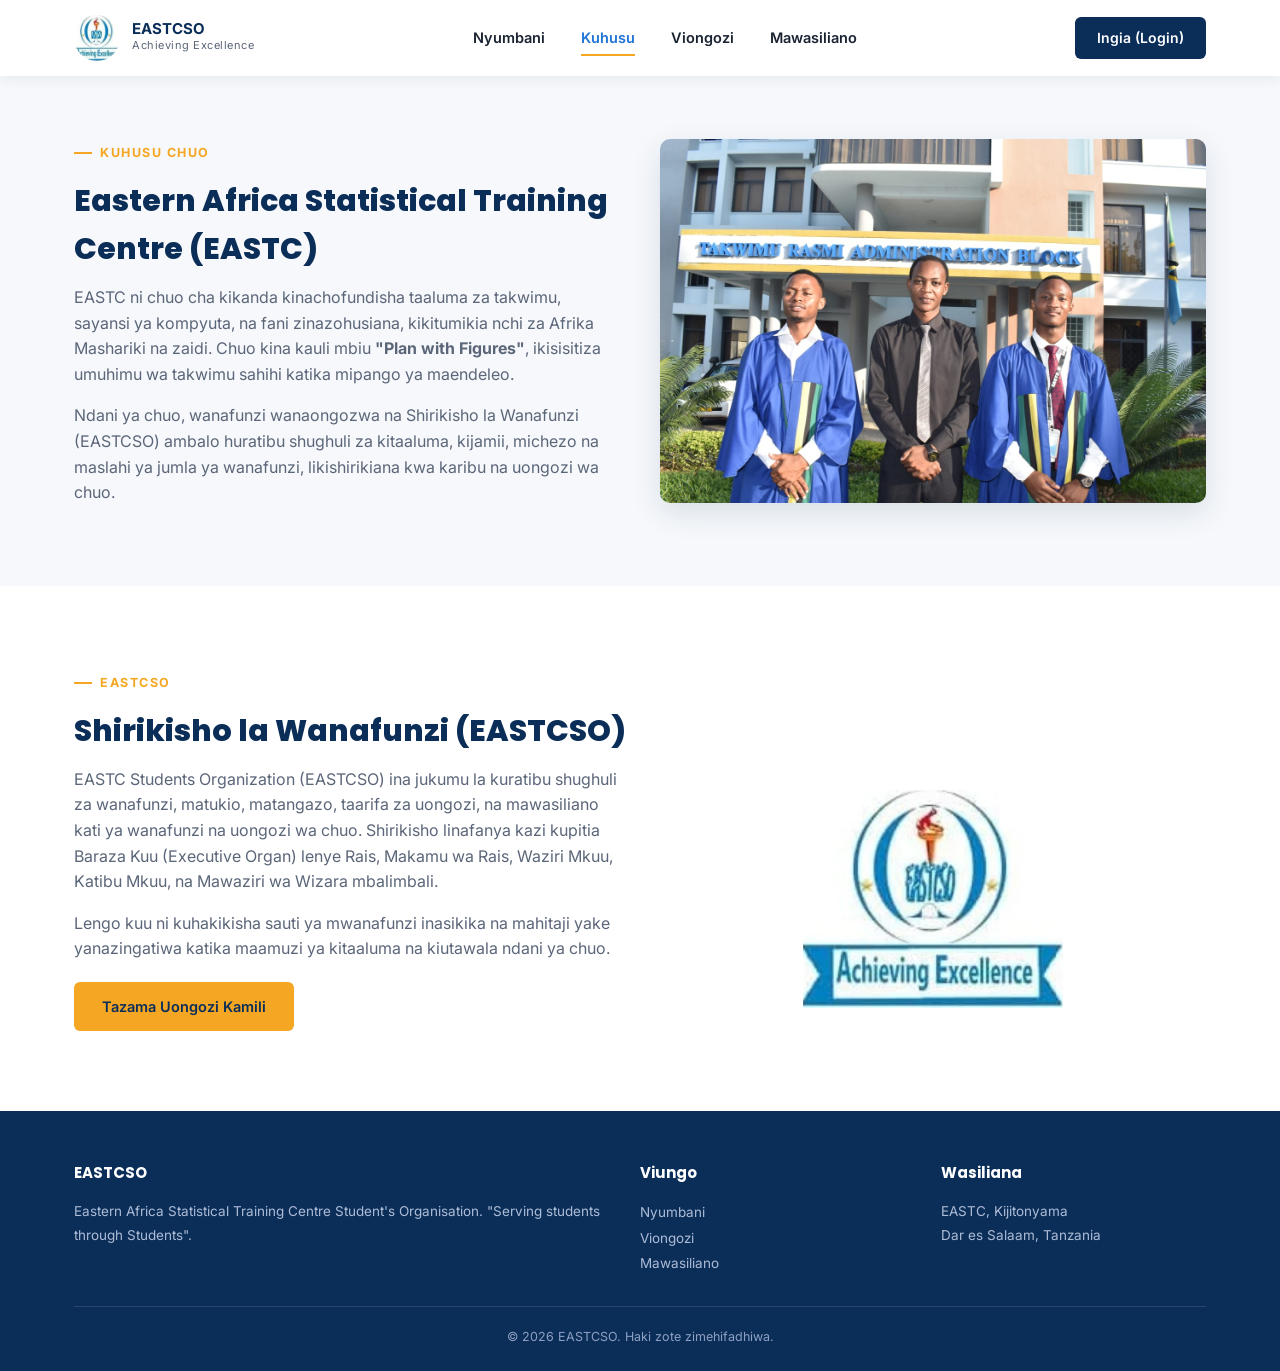
<file: about.html>
<!DOCTYPE html>
<html lang="sw">
<head>
<meta charset="UTF-8">
<meta name="viewport" content="width=device-width, initial-scale=1.0">
<title>EASTCSO | Kuhusu</title>
<link rel="stylesheet" href="style.css">
</head>
<body>

<header>
  <div class="nav-wrap">
    <div class="logo-group">
      <img src="eastcso-logo.jpg" alt="EASTC Logo">
      <div class="logo-text">
        <div class="t1">EASTCSO</div>
        <div class="t2">Achieving Excellence</div>
      </div>
    </div>

    <nav class="nav-desktop">
      <a href="index.html" target="_self">Nyumbani</a>
      <a href="about.html" class="active" target="_self">Kuhusu</a>
      <a href="leaders.html" target="_self">Viongozi</a>
      <a href="contact.html" target="_self">Mawasiliano</a>
    </nav>

    <div class="nav-right">
      <a href="login.html" class="nav-login-btn" target="_self">Ingia (Login)</a>
      <button class="hamburger" aria-label="Fungua menu">
        <span></span><span></span><span></span>
      </button>
    </div>
  </div>

  <nav class="nav-mobile">
    <a href="index.html" target="_self">Nyumbani</a>
    <a href="about.html" class="active" target="_self">Kuhusu</a>
    <a href="leaders.html" target="_self">Viongozi</a>
    <a href="contact.html" target="_self">Mawasiliano</a>
    <a href="login.html" class="nav-login-btn" target="_self">Ingia (Login)</a>
  </nav>
</header>

<section class="section" style="padding-top:60px;">
  <div class="container grid-2">
    <div>
      <div class="eyebrow">Kuhusu Chuo</div>
      <h2 class="section-title">Eastern Africa Statistical Training Centre (EASTC)</h2>
      <p style="color:var(--grey);margin-bottom:16px;">
        EASTC ni chuo cha kikanda kinachofundisha taaluma za takwimu, sayansi ya kompyuta, na fani zinazohusiana,
        kikitumikia nchi za Afrika Mashariki na zaidi. Chuo kina kauli mbiu <strong>"Plan with Figures"</strong>,
        ikisisitiza umuhimu wa takwimu sahihi katika mipango ya maendeleo.
      </p>
      <p style="color:var(--grey);">
        Ndani ya chuo, wanafunzi wanaongozwa na Shirikisho la Wanafunzi (EASTCSO) ambalo huratibu shughuli za
        kitaaluma, kijamii, michezo na maslahi ya jumla ya wanafunzi, likishirikiana kwa karibu na uongozi wa chuo.
      </p>
    </div>
    <div>
      <img src="group1.jpg" alt="Uongozi wa EASTCSO" style="border-radius:var(--radius);box-shadow:var(--shadow);">
    </div>
  </div>
</section>

<section class="section" style="background:var(--white);">
  <div class="container">
    <div class="eyebrow">EASTCSO</div>
    <h2 class="section-title">Shirikisho la Wanafunzi (EASTCSO)</h2>
    <div class="grid-2">
      <div>
        <p style="color:var(--grey);margin-bottom:16px;">
          EASTC Students Organization (EASTCSO) ina jukumu la kuratibu shughuli za wanafunzi, matukio, matangazo,
          taarifa za uongozi, na mawasiliano kati ya wanafunzi na uongozi wa chuo. Shirikisho linafanya kazi kupitia
          Baraza Kuu (Executive Organ) lenye Rais, Makamu wa Rais, Waziri Mkuu, Katibu Mkuu, na Mawaziri wa Wizara
          mbalimbali.
        </p>
        <p style="color:var(--grey);">
          Lengo kuu ni kuhakikisha sauti ya mwanafunzi inasikika na mahitaji yake yanazingatiwa katika maamuzi
          ya kitaaluma na kiutawala ndani ya chuo.
        </p>
        <a href="leaders.html" class="btn btn-primary" style="margin-top:20px;" target="_self">Tazama Uongozi Kamili</a>
      </div>
      <div>
        <img src="eastcso-logo.jpg" alt="EASTCSO Logo" style="max-width:260px;margin:0 auto;">
      </div>
    </div>
  </div>
</section>

<footer>
  <div class="container">
    <div class="footer-grid">
      <div>
        <h4>EASTCSO</h4>
        <p>Eastern Africa Statistical Training Centre Student's Organisation. "Serving students through Students".</p>
      </div>
      <div>
        <h4>Viungo</h4>
        <a href="index.html" target="_self">Nyumbani</a><br>
        <a href="leaders.html" target="_self">Viongozi</a><br>
        <a href="contact.html" target="_self">Mawasiliano</a>
      </div>
      <div>
        <h4>Wasiliana</h4>
        <p>EASTC, Kijitonyama<br>Dar es Salaam, Tanzania</p>
      </div>
    </div>
    <div class="footer-bottom">&copy; 2026 EASTCSO. Haki zote zimehifadhiwa.</div>
  </div>
</footer>

<script src="main.js"></script>
</body>
</html>
</file>
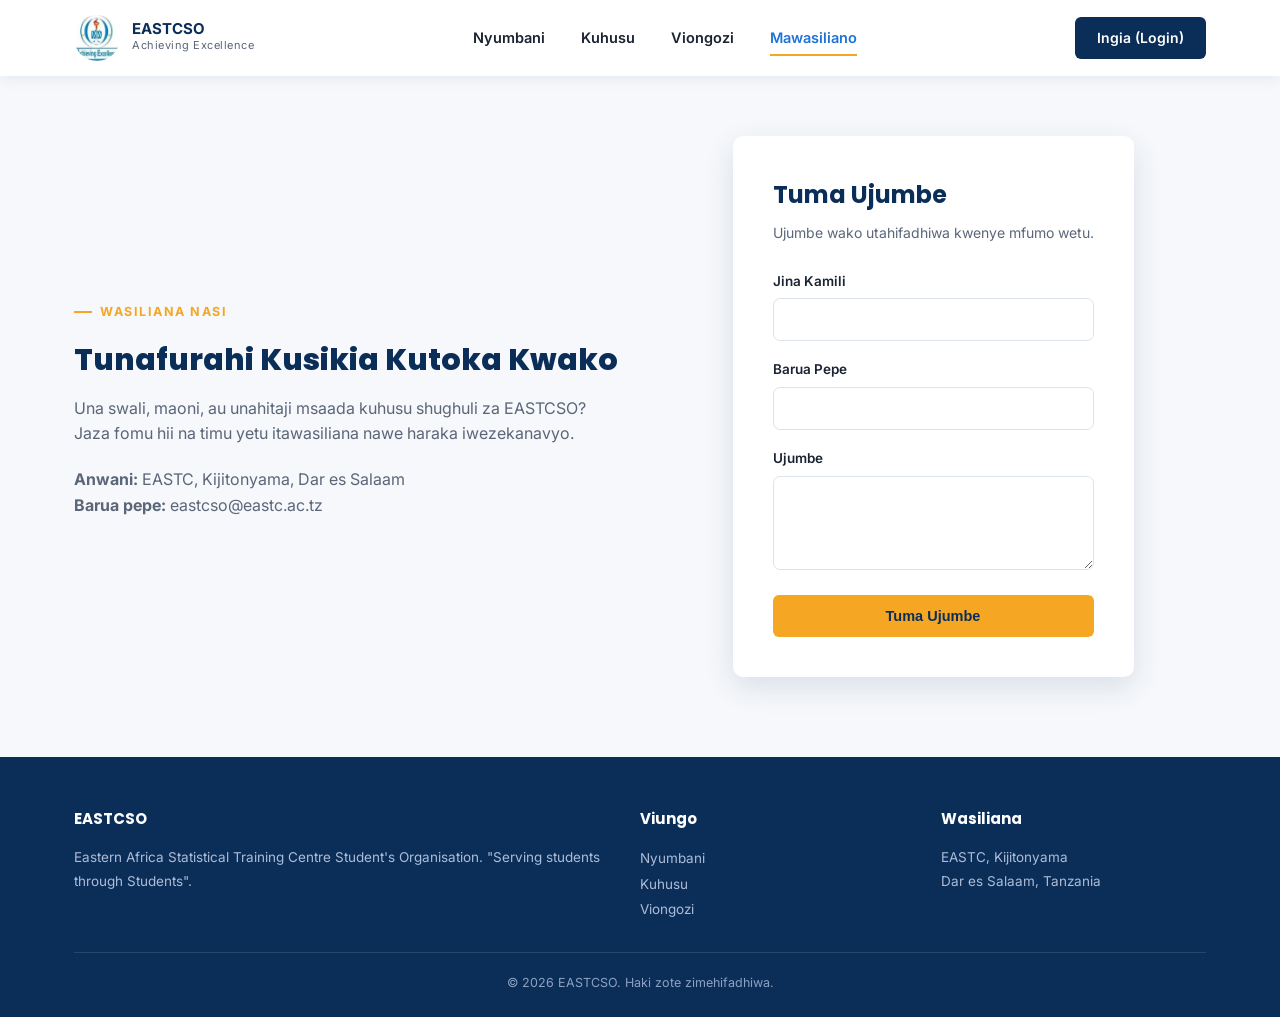
<file: contact.html>
<!DOCTYPE html>
<html lang="sw">
<head>
<meta charset="UTF-8">
<meta name="viewport" content="width=device-width, initial-scale=1.0">
<title>EASTCSO | Mawasiliano</title>
<link rel="stylesheet" href="style.css">
</head>
<body>

<header>
  <div class="nav-wrap">
    <div class="logo-group">
      <img src="eastcso-logo.jpg" alt="EASTC Logo">
      <div class="logo-text">
        <div class="t1">EASTCSO</div>
        <div class="t2">Achieving Excellence</div>
      </div>
    </div>

    <nav class="nav-desktop">
      <a href="index.html" target="_self">Nyumbani</a>
      <a href="about.html" target="_self">Kuhusu</a>
      <a href="leaders.html" target="_self">Viongozi</a>
      <a href="contact.html" class="active" target="_self">Mawasiliano</a>
    </nav>

    <div class="nav-right">
      <a href="login.html" class="nav-login-btn" target="_self">Ingia (Login)</a>
      <button class="hamburger" aria-label="Fungua menu">
        <span></span><span></span><span></span>
      </button>
    </div>
  </div>

  <nav class="nav-mobile">
    <a href="index.html" target="_self">Nyumbani</a>
    <a href="about.html" target="_self">Kuhusu</a>
    <a href="leaders.html" target="_self">Viongozi</a>
    <a href="contact.html" class="active" target="_self">Mawasiliano</a>
    <a href="login.html" class="nav-login-btn" target="_self">Ingia (Login)</a>
  </nav>
</header>

<section class="section" style="padding-top:60px;">
  <div class="container grid-2">
    <div>
      <div class="eyebrow">Wasiliana Nasi</div>
      <h2 class="section-title">Tunafurahi Kusikia Kutoka Kwako</h2>
      <p style="color:var(--grey);margin-bottom:20px;">
        Una swali, maoni, au unahitaji msaada kuhusu shughuli za EASTCSO? Jaza fomu hii na timu yetu itawasiliana
        nawe haraka iwezekanavyo.
      </p>
      <p style="color:var(--grey);"><strong>Anwani:</strong> EASTC, Kijitonyama, Dar es Salaam</p>
      <p style="color:var(--grey);"><strong>Barua pepe:</strong> eastcso@eastc.ac.tz</p>
    </div>

    <div class="form-card">
      <h2>Tuma Ujumbe</h2>
      <p class="lead">Ujumbe wako utahifadhiwa kwenye mfumo wetu.</p>
      <div id="contact-msg" class="form-msg"></div>
      <form id="contact-form">
        <div class="field">
          <label for="full_name">Jina Kamili</label>
          <input type="text" id="full_name" name="full_name" required>
        </div>
        <div class="field">
          <label for="email">Barua Pepe</label>
          <input type="email" id="email" name="email" required>
        </div>
        <div class="field">
          <label for="message">Ujumbe</label>
          <textarea id="message" name="message" rows="4" required></textarea>
        </div>
        <button type="submit" class="btn btn-primary full-btn">Tuma Ujumbe</button>
      </form>
    </div>
  </div>
</section>

<footer>
  <div class="container">
    <div class="footer-grid">
      <div>
        <h4>EASTCSO</h4>
        <p>Eastern Africa Statistical Training Centre Student's Organisation. "Serving students through Students".</p>
      </div>
      <div>
        <h4>Viungo</h4>
        <a href="index.html" target="_self">Nyumbani</a><br>
        <a href="about.html" target="_self">Kuhusu</a><br>
        <a href="leaders.html" target="_self">Viongozi</a>
      </div>
      <div>
        <h4>Wasiliana</h4>
        <p>EASTC, Kijitonyama<br>Dar es Salaam, Tanzania</p>
      </div>
    </div>
    <div class="footer-bottom">&copy; 2026 EASTCSO. Haki zote zimehifadhiwa.</div>
  </div>
</footer>

<script src="main.js"></script>
</body>
</html>
</file>
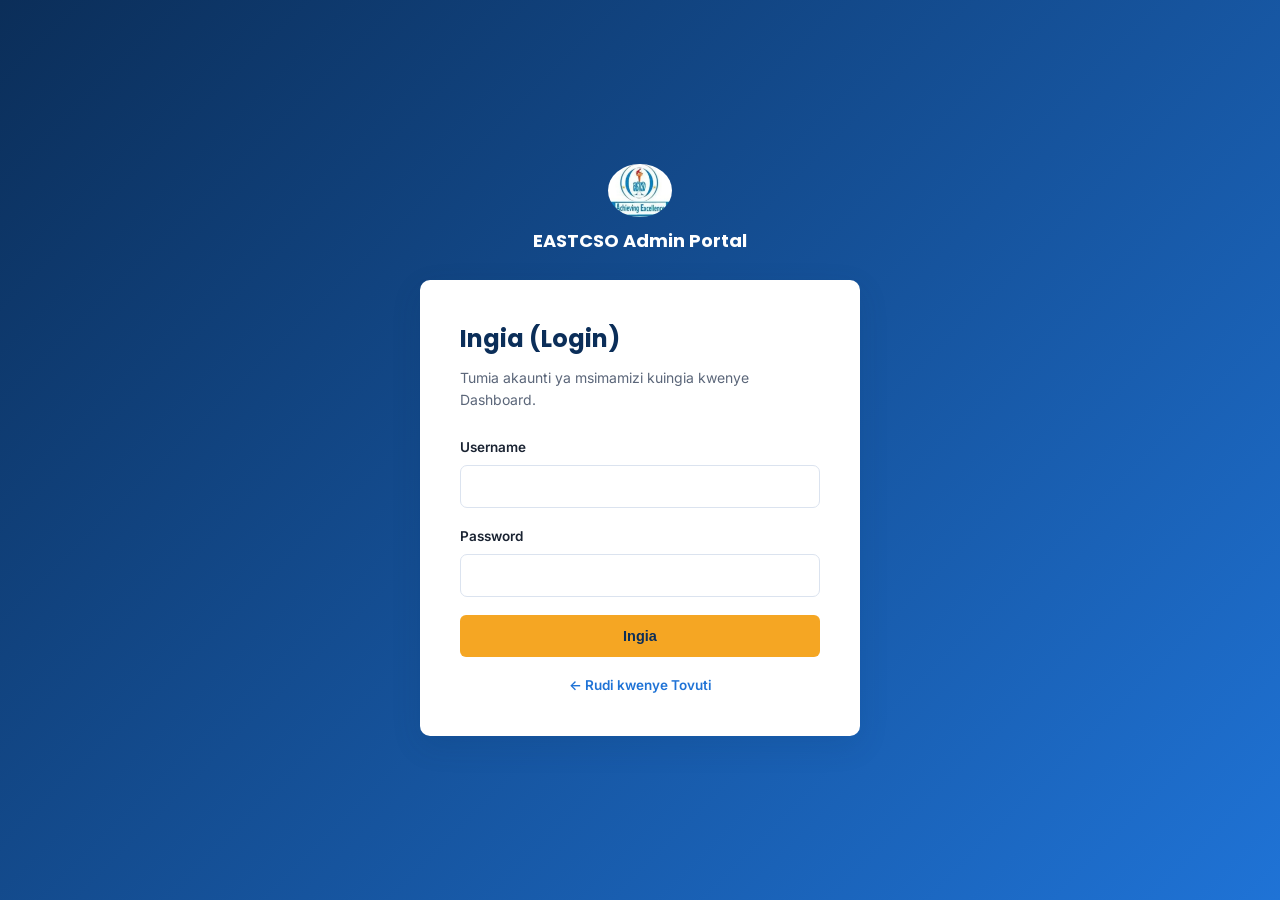
<file: login.html>
<!DOCTYPE html>
<html lang="sw">
<head>
<meta charset="UTF-8">
<meta name="viewport" content="width=device-width, initial-scale=1.0">
<title>EASTCSO | Ingia</title>
<link rel="stylesheet" href="style.css">
<style>
  .login-page{
    min-height:100vh;display:flex;align-items:center;justify-content:center;
    background:linear-gradient(135deg,var(--blue-deep),var(--blue-bright));
    padding:24px;
  }
  .login-brand{text-align:center;margin-bottom:24px;}
  .login-brand img{width:64px;margin:0 auto 10px;border-radius:50%;}
  .login-brand h3{color:var(--white);font-size:18px;}
  .back-link{display:block;text-align:center;margin-top:18px;color:var(--blue-bright);font-size:13.5px;font-weight:600;}
</style>
</head>
<body>

<div class="login-page">
  <div>
    <div class="login-brand">
      <img src="eastcso-logo.jpg" alt="EASTCSO">
      <h3>EASTCSO Admin Portal</h3>
    </div>

    <div class="form-card">
      <h2>Ingia (Login)</h2>
      <p class="lead">Tumia akaunti ya msimamizi kuingia kwenye Dashboard.</p>
      <div id="login-msg" class="form-msg"></div>
      <form id="login-form">
        <div class="field">
          <label for="username">Username</label>
          <input type="text" id="username" name="username" required>
        </div>
        <div class="field">
          <label for="password">Password</label>
          <input type="password" id="password" name="password" required>
        </div>
        <button type="submit" class="btn btn-primary full-btn">Ingia</button>
      </form>
      <a href="index.html" class="back-link" target="_self">&larr; Rudi kwenye Tovuti</a>
    </div>
  </div>
</div>

<script src="main.js"></script>
</body>
</html>
</file>
<file: style.css>
/* =========================================================
   EASTCSO STUDENT PORTAL — MAIN STYLESHEET
   ========================================================= */
@import url('https://fonts.googleapis.com/css2?family=Poppins:wght@500;600;700;800&family=Inter:wght@400;500;600&display=swap');

:root{
  --blue-deep:#0b2e59;
  --blue:#13468f;
  --blue-bright:#1f73d6;
  --gold:#f5a623;
  --ink:#1a2332;
  --grey:#5b6679;
  --bg:#f6f8fb;
  --white:#ffffff;
  --radius:10px;
  --shadow:0 10px 30px rgba(11,46,89,0.12);
  --maxw:1180px;
}

*{margin:0;padding:0;box-sizing:border-box;}
html{scroll-behavior:smooth;}
body{
  font-family:'Inter',sans-serif;
  color:var(--ink);
  background:var(--bg);
  line-height:1.6;
}
h1,h2,h3,h4{font-family:'Poppins',sans-serif;}
a{text-decoration:none;color:inherit;}
img{max-width:100%;display:block;}
ul{list-style:none;}
.container{max-width:var(--maxw);margin:0 auto;padding:0 24px;}
.section{padding:80px 0;}
.eyebrow{
  display:inline-flex;align-items:center;gap:8px;
  font-size:12.5px;letter-spacing:1.5px;text-transform:uppercase;
  color:var(--gold);font-weight:700;margin-bottom:14px;
}
.eyebrow::before{content:'';width:18px;height:2px;background:var(--gold);}
.btn{
  display:inline-block;padding:13px 28px;border-radius:6px;
  font-weight:600;font-size:14.5px;border:none;cursor:pointer;
  transition:transform .2s ease, box-shadow .2s ease;
}
.btn-primary{background:var(--gold);color:var(--blue-deep);}
.btn-primary:hover{transform:translateY(-2px);box-shadow:0 8px 18px rgba(245,166,35,0.4);}
.btn-outline{background:transparent;border:1.5px solid var(--white);color:var(--white);}
.btn-outline:hover{background:rgba(255,255,255,0.12);}

/* ============ HEADER / DESKTOP NAV ============ */
header{
  position:sticky;top:0;left:0;width:100%;z-index:1000;
  background:var(--white);
  box-shadow:0 2px 14px rgba(11,46,89,0.08);
}
.nav-wrap{
  max-width:var(--maxw);margin:0 auto;padding:0 24px;
  height:76px;display:flex;align-items:center;justify-content:space-between;
}
.logo-group{display:flex;align-items:center;gap:12px;}
.logo-group img{height:46px;width:46px;border-radius:50%;object-fit:cover;}
.logo-text .t1{font-size:15px;font-weight:700;color:var(--blue-deep);line-height:1.1;}
.logo-text .t2{font-size:11px;color:var(--grey);letter-spacing:0.5px;}

/* Desktop nav: centered links */
.nav-desktop{
  display:flex;align-items:center;gap:36px;
}
.nav-desktop a{
  font-size:14.5px;font-weight:600;color:var(--ink);
  position:relative;padding:6px 0;
}
.nav-desktop a::after{
  content:'';position:absolute;left:0;bottom:0;width:0%;height:2px;
  background:var(--gold);transition:width .25s ease;
}
.nav-desktop a:hover::after,
.nav-desktop a.active::after{width:100%;}
.nav-desktop a.active{color:var(--blue-bright);}

.nav-right{display:flex;align-items:center;gap:16px;}
.nav-login-btn{
  background:var(--blue-deep);color:var(--white);
  padding:10px 22px;border-radius:6px;font-size:14px;font-weight:600;
}
.nav-login-btn:hover{background:var(--blue-bright);}

/* Hamburger (hidden on desktop) */
.hamburger{
  display:none;flex-direction:column;gap:5px;cursor:pointer;
  width:30px;background:none;border:none;
}
.hamburger span{width:100%;height:2.5px;background:var(--blue-deep);border-radius:2px;transition:.3s;}

/* ============ MOBILE NAV (different position than desktop) ============ */
.nav-mobile{
  display:none;
  position:fixed;top:76px;right:0;
  width:78%;max-width:320px;height:calc(100vh - 76px);
  background:var(--blue-deep);
  transform:translateX(100%);
  transition:transform .35s ease;
  z-index:999;
  padding:30px 28px;
}
.nav-mobile.open{transform:translateX(0);}
.nav-mobile a{
  display:block;color:var(--white);font-size:17px;font-weight:600;
  padding:16px 0;border-bottom:1px solid rgba(255,255,255,0.12);
}
.nav-mobile a.active{color:var(--gold);}
.nav-mobile .nav-login-btn{
  margin-top:24px;display:inline-block;text-align:center;width:100%;
}

@media (max-width:900px){
  .nav-desktop{display:none;}
  .nav-right .nav-login-btn{display:none;}
  .hamburger{display:flex;}
  .nav-mobile{display:block;}
}

/* ============ HERO CAROUSEL (home) ============ */
.hero{
  position:relative;height:560px;overflow:hidden;
}
.hero-slide{
  position:absolute;inset:0;
  opacity:0;transition:opacity 1s ease;
}
.hero-slide.active{opacity:1;}
.hero-slide img{
  width:100%;height:100%;object-fit:cover;
  filter:brightness(0.55);
}
.hero-overlay{
  position:absolute;inset:0;
  display:flex;flex-direction:column;justify-content:center;
  padding:0 60px;
  max-width:680px;
}
.hero-overlay h1{
  color:var(--white);font-size:42px;font-weight:800;line-height:1.2;margin-bottom:16px;
}
.hero-overlay p{color:#dfe7f2;font-size:16px;max-width:540px;}
.hero-dots{
  position:absolute;bottom:24px;left:60px;display:flex;gap:8px;
}
.hero-dots span{
  width:10px;height:10px;border-radius:50%;background:rgba(255,255,255,0.5);
  cursor:pointer;transition:.2s;
}
.hero-dots span.active{background:var(--gold);width:26px;border-radius:5px;}

/* ============ ABOUT SNIPPET CARD (corner text about EASTC) ============ */
.about-corner{
  position:absolute;right:50px;bottom:50px;
  background:rgba(255,255,255,0.95);
  border-left:4px solid var(--gold);
  padding:18px 22px;border-radius:8px;
  max-width:300px;box-shadow:var(--shadow);
}
.about-corner h4{font-size:13.5px;color:var(--blue-deep);margin-bottom:6px;}
.about-corner p{font-size:12.5px;color:var(--grey);line-height:1.5;}

@media (max-width:900px){
  .hero{height:460px;}
  .hero-overlay{padding:0 24px;}
  .hero-overlay h1{font-size:28px;}
  .about-corner{display:none;}
  .hero-dots{left:24px;}
}

/* ============ GENERIC GRID / CARDS ============ */
.grid-3{display:grid;grid-template-columns:repeat(3,1fr);gap:28px;}
.grid-2{display:grid;grid-template-columns:1fr 1fr;gap:40px;align-items:center;}
@media (max-width:900px){
  .grid-3{grid-template-columns:1fr;}
  .grid-2{grid-template-columns:1fr;}
}

.card{
  background:var(--white);border-radius:var(--radius);
  padding:28px;box-shadow:var(--shadow);
  transition:transform .25s ease;
}
.card:hover{transform:translateY(-6px);}
.card .icon-circle{
  width:46px;height:46px;border-radius:50%;
  background:linear-gradient(135deg,var(--blue-bright),var(--blue-deep));
  display:flex;align-items:center;justify-content:center;
  color:var(--white);font-weight:700;margin-bottom:16px;
}
.card h3{font-size:17px;margin-bottom:8px;color:var(--blue-deep);}
.card p{font-size:14px;color:var(--grey);}

.section-title{font-size:30px;font-weight:800;color:var(--blue-deep);margin-bottom:12px;}
.section-sub{color:var(--grey);max-width:600px;margin-bottom:40px;font-size:15px;}

/* ============ LEADERSHIP ORG SECTION ============ */
.leader-card{
  background:var(--white);border-radius:var(--radius);
  text-align:center;padding:22px 14px;box-shadow:var(--shadow);
}
.leader-card img{
  width:78px;height:78px;border-radius:50%;object-fit:cover;
  margin:0 auto 12px;border:3px solid var(--gold);
}
.leader-card .role{font-size:11.5px;text-transform:uppercase;color:var(--gold);font-weight:700;letter-spacing:0.5px;}
.leader-card .name{font-size:14.5px;font-weight:700;color:var(--blue-deep);margin:4px 0;}
.leader-card .phone{font-size:12.5px;color:var(--grey);}
.chart-img-wrap{
  background:var(--white);border-radius:var(--radius);padding:14px;box-shadow:var(--shadow);
  overflow-x:auto;
}

/* ============ FOOTER ============ */
footer{
  background:var(--blue-deep);color:#cdd9ec;padding:50px 0 24px;
}
.footer-grid{display:grid;grid-template-columns:2fr 1fr 1fr;gap:36px;margin-bottom:30px;}
.footer-grid h4{color:var(--white);font-size:15px;margin-bottom:14px;}
.footer-grid p,.footer-grid a{font-size:13.5px;color:#aebcd6;line-height:1.8;}
.footer-grid a:hover{color:var(--gold);}
.footer-bottom{
  border-top:1px solid rgba(255,255,255,0.12);padding-top:20px;
  text-align:center;font-size:12.5px;color:#8ea0c2;
}
@media (max-width:900px){.footer-grid{grid-template-columns:1fr;}}

/* ============ FORMS (login / contact) ============ */
.form-card{
  background:var(--white);border-radius:var(--radius);box-shadow:var(--shadow);
  padding:40px;max-width:440px;margin:0 auto;
}
.form-card h2{color:var(--blue-deep);margin-bottom:8px;}
.form-card p.lead{color:var(--grey);font-size:14px;margin-bottom:26px;}
.field{margin-bottom:18px;}
.field label{display:block;font-size:13.5px;font-weight:600;margin-bottom:6px;color:var(--ink);}
.field input,.field textarea{
  width:100%;padding:12px 14px;border:1.5px solid #dbe3ef;border-radius:7px;
  font-size:14.5px;font-family:'Inter',sans-serif;
}
.field input:focus,.field textarea:focus{outline:none;border-color:var(--blue-bright);}
.form-msg{font-size:13.5px;margin-bottom:14px;padding:10px 14px;border-radius:6px;display:none;}
.form-msg.error{background:#fdeaea;color:#c0392b;display:block;}
.form-msg.success{background:#e7f7ec;color:#1d8a4a;display:block;}
.full-btn{width:100%;text-align:center;}
//LEADERSHIP
.leaders1{
display:grid;
grid-template-columns:repeat(auto-fit,minmax(200px,1fr));
gap:15px;
}

.card1{
background:#eef4ff;
padding:20px;
text-align:center;
border-radius:10px;
box-shadow:0 2px 5px rgba(0,0,0,.2);
}
</file>
